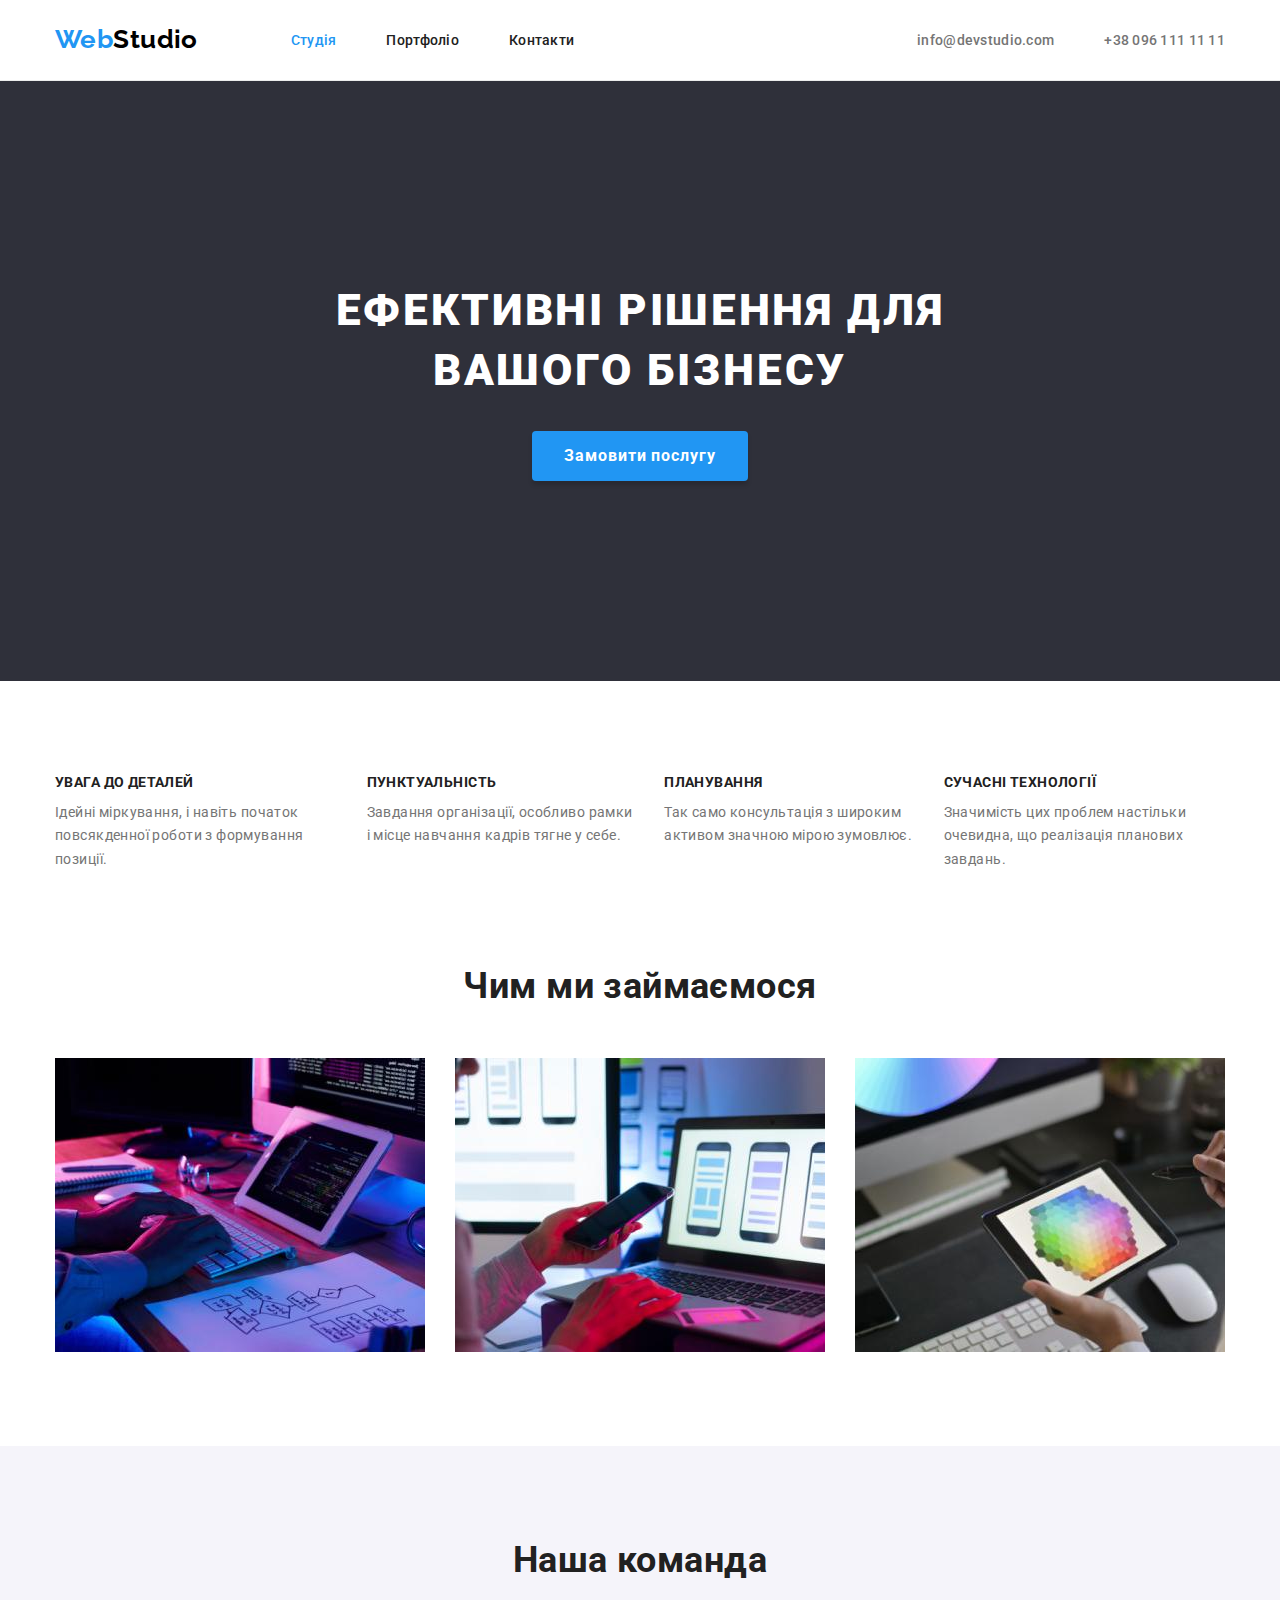
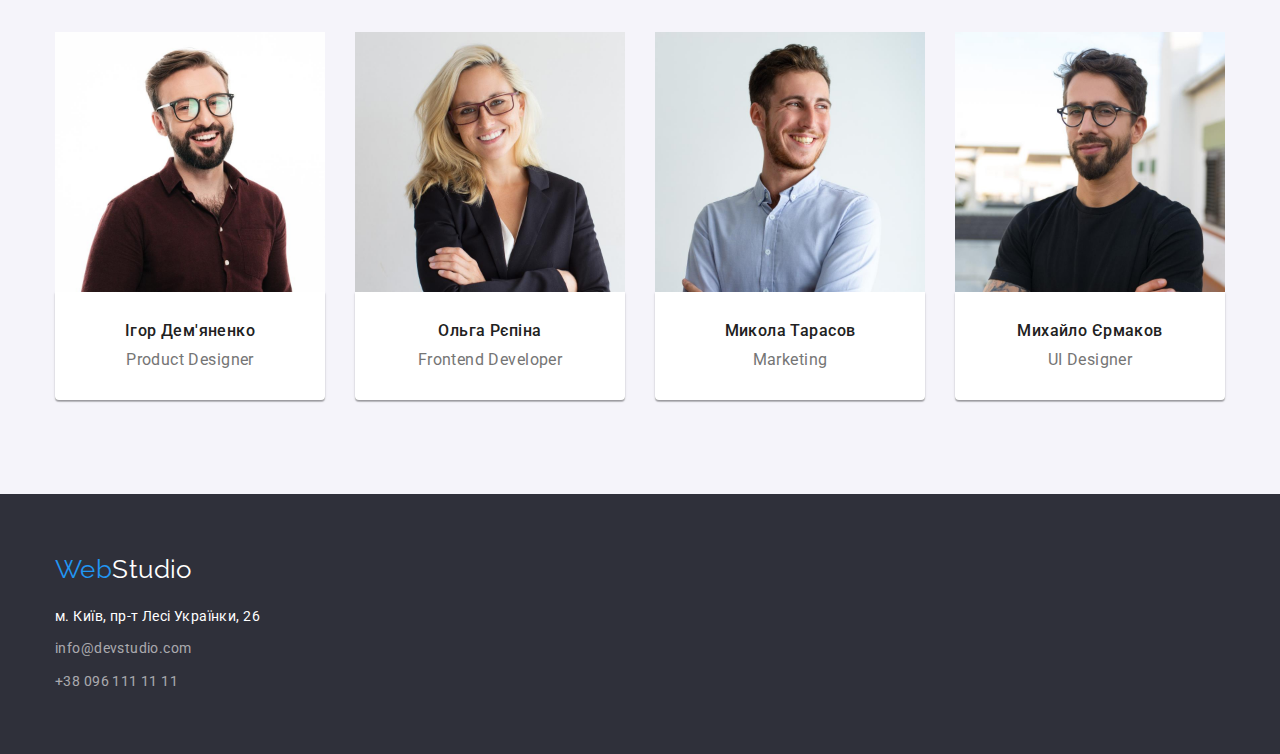
<file: index.html>
<!DOCTYPE html>
<html lang="uk">
  <head>
    <meta charset="UTF-8" />
    <meta http-equiv="X-UA-Compatible" content="IE=edge" />
    <meta name="viewport" content="width=device-width, initial-scale=1.0" />
    <title>WebStudio</title>
    <link rel="preconnect" href="https://fonts.googleapis.com" />
    <link rel="preconnect" href="https://fonts.gstatic.com" crossorigin />
    <link
      href="https://fonts.googleapis.com/css2?family=Raleway:wght@700&family=Roboto:wght@400;500;700;900&display=swap"
      rel="stylesheet"
    />
    <link
      rel="stylesheet"
      href="https://cdnjs.cloudflare.com/ajax/libs/modern-normalize/1.1.0/modern-normalize.min.css"
    />
    <link rel="stylesheet" href="./css/styles.css" />
  </head>
  <body>
    <!-- Шапка сторінки -->
    <header class="header">
      <!-- Меню навігації -->
      <div class="container main">
        <nav class="main-nav">
          <a lang="en" href="./index.html" class="logo-first list"
            >Web<span class="logo-second">Studio</span></a
          >
          <ul class="nav list">
            <li class="item">
              <a class="link list current" href="./index.html">Студія</a>
            </li>
            <li class="item">
              <a class="link list" href="./portfolio.html">Портфоліо</a>
            </li>
            <li class="item">
              <a class="link list" href="#">Контакти</a>
            </li>
          </ul>
        </nav>
        <ul class="contact list">
          <li class="item">
            <a class="link list" href="mailto:info@devstudio.com">info@devstudio.com</a>
          </li>
          <li class="item">
            <a class="link list" href="tel:+380961111111">+38 096 111 11 11</a>
          </li>
        </ul>
      </div>
    </header>
    <!-- Унікальний контент -->
    <main>
      <!-- Рішення для бізнесу -->
      <section class="hero section">
        <div class="container">
          <h1 class="title">Ефективні рішення для вашого бізнесу</h1>
          <button class="button pointer" type="button">Замовити послугу</button>
        </div>
      </section>
      <!-- Наші переваги -->
      <section class="advantages section">
        <div class="container">
          <h2 class="visually-hidden">Наші переваги</h2>
          <ul class="advantage list">
            <li class="advantage-list">
              <h3 class="advantage-title">УВАГА ДО ДЕТАЛЕЙ</h3>
              <p class="advantage-text">
                Ідейні міркування, і навіть початок повсякденної роботи з формування позиції.
              </p>
            </li>
            <li class="advantage-list">
              <h3 class="advantage-title">ПУНКТУАЛЬНІСТЬ</h3>
              <p class="advantage-text">
                Завдання організації, особливо рамки і місце навчання кадрів тягне у себе.
              </p>
            </li>
            <li class="advantage-list">
              <h3 class="advantage-title">ПЛАНУВАННЯ</h3>
              <p class="advantage-text">
                Так само консультація з широким активом значною мірою зумовлює.
              </p>
            </li>
            <li class="advantage-advantage-list">
              <h3 class="advantage-title">СУЧАСНІ ТЕХНОЛОГІЇ</h3>
              <p class="advantage-text">
                Значимість цих проблем настільки очевидна, що реалізація планових завдань.
              </p>
            </li>
          </ul>
        </div>
      </section>
      <!-- Чим ми займаємося -->
      <section class="features section">
        <div class="container">
          <h2 class="section-title">Чим ми займаємося</h2>
          <ul class="features-items list">
            <li class="image">
              <img src="./images/box1.jpg" alt="Людина програмує за комп'ютером" width="370" />
            </li>
            <li class="image">
              <img
                src="./images/box2.jpg"
                alt="Людина працює за комп'ютером та смартфоном"
                width="370"
              />
            </li>
            <li class="image">
              <img src="./images/box3.jpg" alt="Людина працює за планшетом" width="370" />
            </li>
          </ul>
        </div>
      </section>
      <!-- Наша команда -->
      <section class="team section">
        <div class="container">
          <h2 class="section-title">Наша команда</h2>
          <ul class="team-list list">
            <li class="team-card">
              <img src="./images/img.jpg" alt="Product Designer" width="270" />
              <div class="bg-team">
                <h3 class="team-name">Ігор Дем'яненко</h3>
                <p class="team-text" lang="en">Product Designer</p>
              </div>
            </li>
            <li class="team-card">
              <img src="./images/img1.jpg" alt="Frontend Developer" width="270" />
              <div class="bg-team">
                <h3 class="team-name">Ольга Рєпіна</h3>
                <p class="team-text" lang="en">Frontend Developer</p>
              </div>
            </li>
            <li class="team-card">
              <img src="./images/img2.jpg" alt="Marketing" width="270" />
              <div class="bg-team">
                <h3 class="team-name">Микола Тарасов</h3>
                <p class="team-text" lang="en">Marketing</p>
              </div>
            </li>
            <li class="team-card">
              <img src="./images/img3.jpg" alt="UI Designer" width="270" />
              <div class="bg-team">
                <h3 class="team-name">Михайло Єрмаков</h3>
                <p class="team-text" lang="en">UI Designer</p>
              </div>
            </li>
          </ul>
        </div>
      </section>
    </main>
    <!-- Підвал -->
    <footer class="footer">
      <div class="container">
        <a lang="en" href="./index.html" class="logo-footer list"
          >Web<span class="logo-footer-second">Studio</span></a
        >
        <address>
          <ul class="address list">
            <li class="address-item">
              <a
                class="address-link list"
                href="https://goo.gl/maps/CPtrU1FHBa2aNyZL9"
                target="_blank"
                rel="noopener noreferrer nofollow"
                >м. Київ, пр-т Лесі Українки, 26 <br />
              </a>
            </li>
            <li class="address-item">
              <a class="link list" href="mailto:info@devstudio.com">info@devstudio.com</a> <br />
            </li>
            <li class="address-item">
              <a class="link list" href="tel:+380961111111">+38 096 111 11 11</a>
            </li>
          </ul>
        </address>
      </div>
    </footer>
  </body>
</html>
</file>
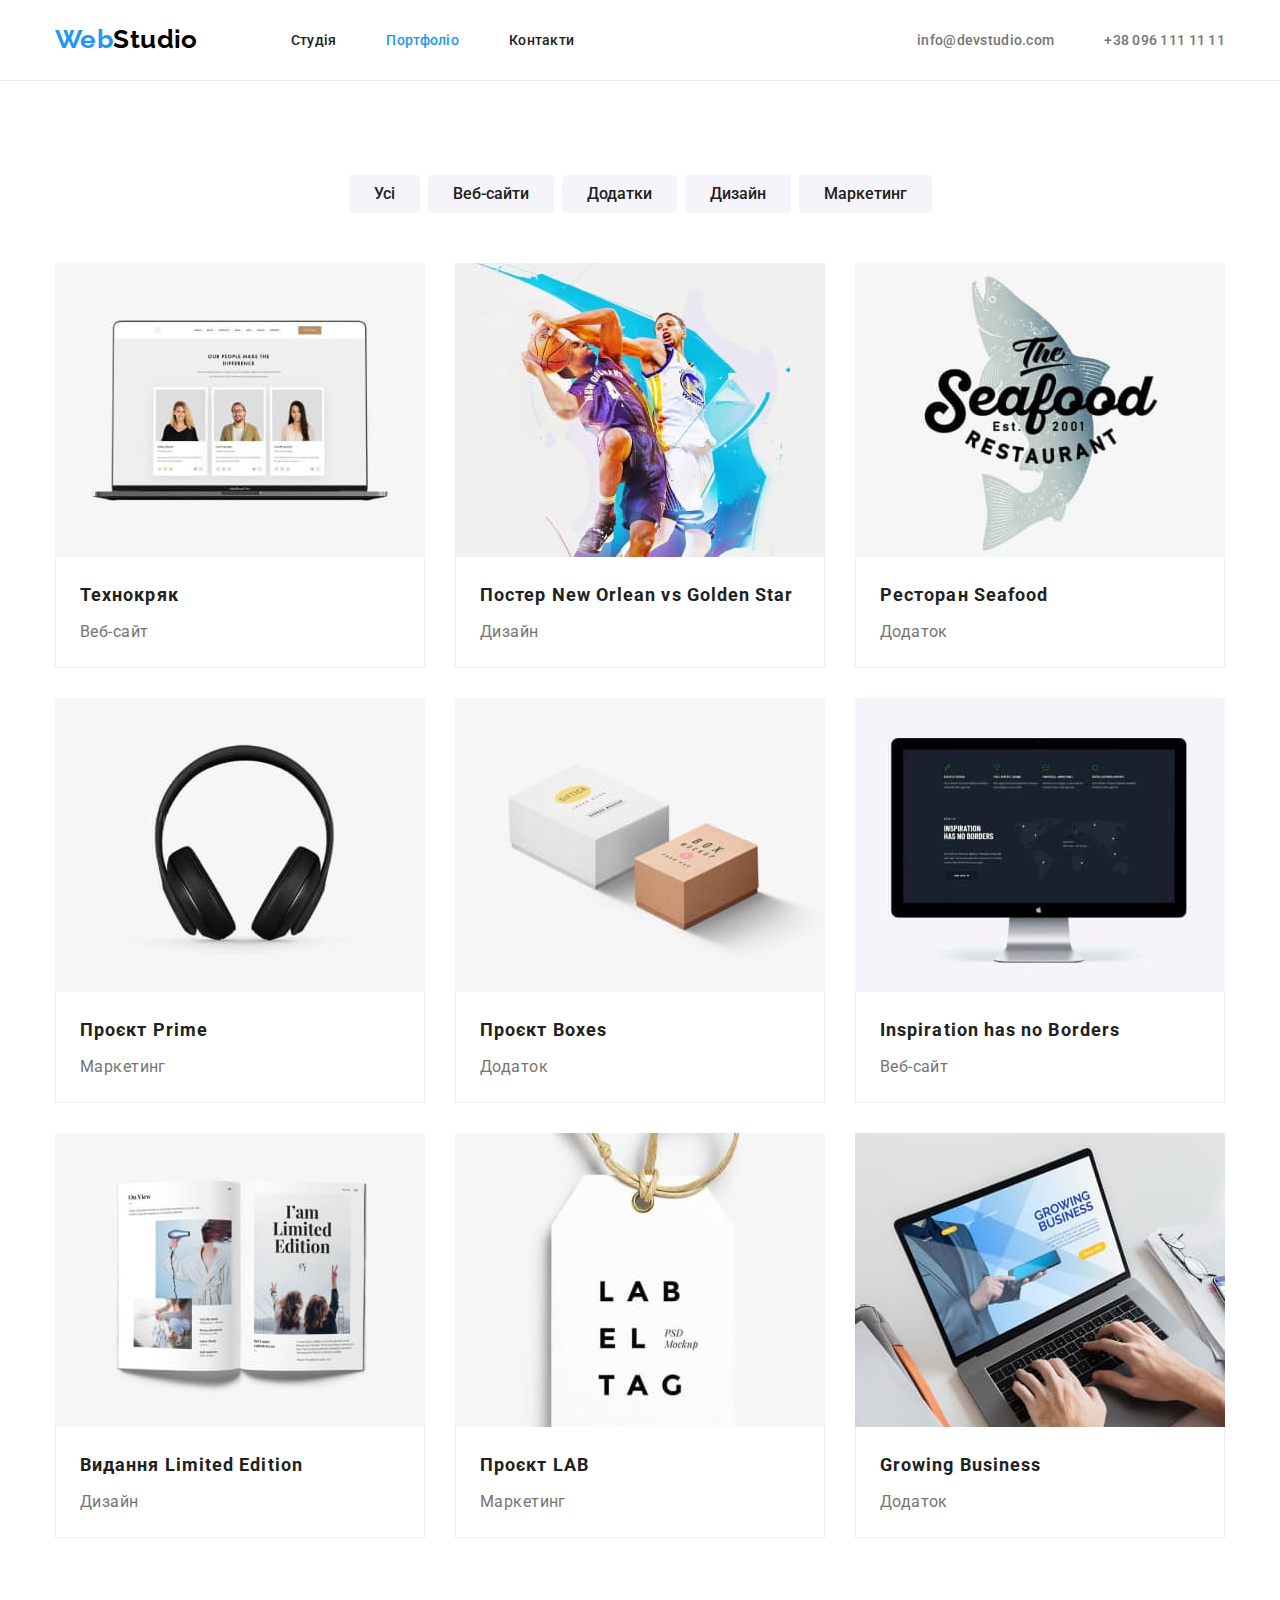
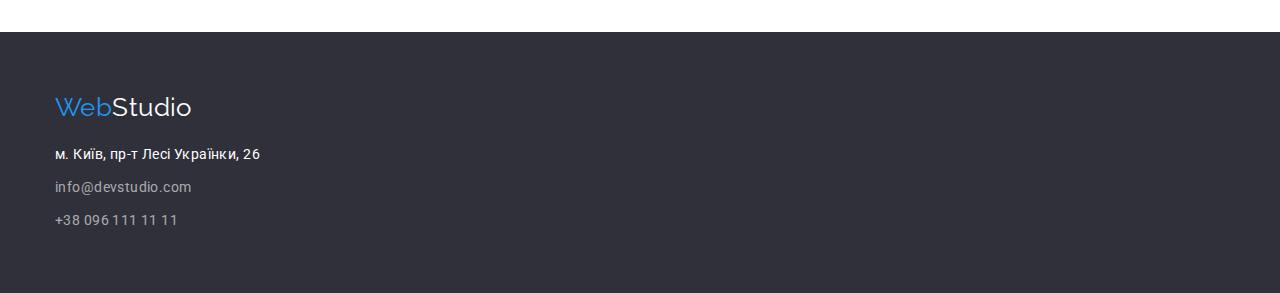
<file: portfolio.html>
<!DOCTYPE html>
<html lang="uk">
  <head>
    <meta charset="UTF-8" />
    <meta http-equiv="X-UA-Compatible" content="IE=edge" />
    <meta name="viewport" content="width=device-width, initial-scale=1.0" />
    <title>WebStudio</title>
    <link rel="preconnect" href="https://fonts.googleapis.com" />
    <link rel="preconnect" href="https://fonts.gstatic.com" crossorigin />
    <link
      href="https://fonts.googleapis.com/css2?family=Raleway:wght@700&family=Roboto:wght@400;500;700;900&display=swap"
      rel="stylesheet"
    />
    <link
      rel="stylesheet"
      href="https://cdnjs.cloudflare.com/ajax/libs/modern-normalize/1.1.0/modern-normalize.min.css"
    />
    <link rel="stylesheet" href="./css/styles.css" />
  </head>
  <body>
    <!-- Шапка сторінки -->
    <header class="header">
      <!-- Меню навігації -->
      <div class="container main">
        <nav class="main-nav">
          <a lang="en" href="./index.html" class="logo-first list"
            >Web<span class="logo-second">Studio</span></a
          >
          <ul class="nav list">
            <li class="item">
              <a class="link list" href="./index.html">Студія</a>
            </li>
            <li class="item">
              <a class="link list current" href="./portfolio.html">Портфоліо</a>
            </li>
            <li class="item">
              <a class="link list" href="#">Контакти</a>
            </li>
          </ul>
        </nav>
        <ul class="contact list">
          <li class="item">
            <a class="link list" href="mailto:info@devstudio.com">info@devstudio.com</a>
          </li>
          <li class="item">
            <a class="link list" href="tel:+380961111111">+38 096 111 11 11</a>
          </li>
        </ul>
      </div>
    </header>
    <!-- Унікальний контент -->
    <main>
      <section class="project section">
        <div class="container">
          <h1 class="visually-hidden">Project</h1>
          <ul class="project-items list">
            <li class="project-item"><button class="project-button" type="button">Усі</button></li>
            <li class="project-item">
              <button class="project-button" type="button">Веб-сайти</button>
            </li>
            <li class="project-item">
              <button class="project-button" type="button">Додатки</button>
            </li>
            <li class="project-item">
              <button class="project-button" type="button">Дизайн</button>
            </li>
            <li class="project-item">
              <button class="project-button" type="button">Маркетинг</button>
            </li>
          </ul>
          <ul class="project-list list">
            <li class="project-card">
              <img src="./images/tehno.jpg" alt="Ноутбук з картками людей" width="370" />
              <div class="aside">
                <h2 class="project-name">Технокряк</h2>
                <p class="project-text">Веб-сайт</p>
              </div>
            </li>
            <li class="project-card">
              <img src="./images/poster.jpg" alt="Постер New Orlean vs Golden Star" width="370" />
              <div class="aside">
                <h2 class="project-name">Постер New Orlean vs Golden Star</h2>
                <p class="project-text">Дизайн</p>
              </div>
            </li>
            <li class="project-card">
              <img src="./images/restoran.jpg" alt="Емблема ресторану Seafood" width="370" />
              <div class="aside">
                <h2 class="project-name">Ресторан Seafood</h2>
                <p class="project-text">Додаток</p>
              </div>
            </li>
            <li class="project-card">
              <img src="./images/prime.jpg" alt="Наушники" width="370" />
              <div class="aside">
                <h2 class="project-name">Проєкт Prime</h2>
                <p class="project-text">Маркетинг</p>
              </div>
            </li>
            <li class="project-card">
              <img src="./images/boxes.jpg" alt="Подарункові коробки " width="370" />
              <div class="aside">
                <h2 class="project-name">Проєкт Boxes</h2>
                <p class="project-text">Додаток</p>
              </div>
            </li>
            <li class="project-card">
              <img src="./images/borders.jpg" alt="Монітор" width="370" />
              <div class="aside">
                <h2 class="project-name">Inspiration has no Borders</h2>
                <p class="project-text">Веб-сайт</p>
              </div>
            </li>
            <li class="project-card">
              <img src="./images/lm.jpg" alt="Журнал" width="370" />
              <div class="aside">
                <h2 class="project-name">Видання Limited Edition</h2>
                <p class="project-text">Дизайн</p>
              </div>
            </li>
            <li class="project-card">
              <img src="./images/lab.jpg" alt="Бірка проекту LAB" width="370" />
              <div class="aside">
                <h2 class="project-name">Проєкт LAB</h2>
                <p class="project-text">Маркетинг</p>
              </div>
            </li>
            <li class="project-card">
              <img
                src="./images/growing.jpg"
                alt="Людина читає за ноутбуком про Growing"
                width="370"
              />
              <div class="aside">
                <h2 class="project-name">Growing Business</h2>
                <p class="project-text">Додаток</p>
              </div>
            </li>
          </ul>
        </div>
      </section>
    </main>

    <!-- Підвал -->
    <footer class="footer">
      <div class="container">
        <a lang="en" href="./index.html" class="logo-footer list"
          >Web<span class="logo-footer-second">Studio</span></a
        >
        <address>
          <ul class="address list">
            <li class="address-item">
              <a
                class="address-link list"
                href="https://goo.gl/maps/CPtrU1FHBa2aNyZL9"
                target="_blank"
                rel="noopener noreferrer nofollow"
                >м. Київ, пр-т Лесі Українки, 26 <br />
              </a>
            </li>
            <li class="address-item">
              <a class="link list" href="mailto:info@devstudio.com">info@devstudio.com</a> <br />
            </li>
            <li class="address-item">
              <a class="link list" href="tel:+380961111111">+38 096 111 11 11</a>
            </li>
          </ul>
        </address>
      </div>
    </footer>
  </body>
</html>
</file>
<file: css/styles.css>
:root {
--primary-text-color: #212121;
--title-text-color: #757575;
--contact-footer-color: rgba(255, 255, 255, 0.6);
--bg-color: #FFFFFF;
--bg-team-color: #F5F4FA;
--bg-footer-color: #2F303A;
--link-hover-color: #2196F3;
--logo-color: #000000;
}

body {
color: var(--primary-text-color);
background-color: var(--bg-color);
font-family: 'Roboto', sans-serif;
letter-spacing: 0.03em;
font-size: 14px;
}

img {
display: block;
}

/* Утиліта */

.list {
    padding: 0;
    margin: 0;
    list-style: none;
    text-decoration: none;
}


.container {
padding-left: 15px;
padding-right: 15px;   
margin-left: auto;  
margin-right: auto;
width: 1200px;
/* outline: 2px solid tomato; */
}

.section {
padding-top: 94px;
padding-bottom: 94px;
}
/* Меню навігації */

.header {
 border-bottom: 1px solid #ececec;   
}

.logo-first {
padding: 24px 0 25px;

color: var(--link-hover-color);
font-family: 'Raleway', sans-serif;
font-weight: 700;
font-size: 26px;
line-height: 1.19;
    
}

.logo-second {
color: var(--logo-color);
}

.nav {
display: flex;
margin-left: 93px;
}

.main {
display: flex;


}

.main-nav {
display: flex;
align-items: center;
}

.item:not(:last-child) {
    margin-right: 50px;
}

.nav .link:hover,
.nav .link:focus {
color: var(--link-hover-color);
}

.item .link.current {
color: var(--link-hover-color);
}

.item .link {
display: block;
padding: 32px 0;

color: var(--primary-text-color);
font-weight: 500;
letter-spacing: 0.02em;
line-height: calc(16/14);
}


/* .contact  */

.contact {
    display: flex;
    align-items: center;
    margin-left: auto;
}


.contact .link {

color: var(--title-text-color); 
font-weight: 500;
letter-spacing: 0.02em;
line-height: calc(16/14);
}

.contact .link:hover,
.contact .link:focus {
color: var(--link-hover-color);   
}

/* Рішення для бізнесу */

.hero {
text-align: center;
margin-left: auto;
margin-right: auto;
padding: 200px 0;

background-color: var(--bg-footer-color);
}

.hero .title {
width: 696px;
margin: 0 auto 30px;

color: var(--bg-color);
font-weight: 900;
font-size: 44px;
line-height: 1.36;
text-align: center;
letter-spacing: 0.06em;
text-transform: uppercase;
}


.button {
cursor: pointer;
border: none;
padding: 10px 32px;
min-width: 216px;
margin: 0;

color: var(--bg-color);
background-color: var(--link-hover-color);
font-weight: 700;
font-size: 16px;
line-height: 1.87;
letter-spacing: 0.06em;
border-radius: 4px;
box-shadow: 0px 4px 4px rgba(0, 0, 0, 0.15);
font-family: inherit
}

.button:hover,
.button:focus {
color: var(--bg-color);
background-color: #188CE8;
}


/* Наші переваги */

.visually-hidden {
    position: absolute;
    white-space: nowrap;
    width: 1px;
    height: 1px;
    overflow: hidden;
    border: 0;
    padding: 0;
    clip: rect(0 0 0 0);
    clip-path: inset(50%);
    margin: -1px;
}

.advantages {
    padding-bottom: 0;
}

.advantage {
   display: flex;
}


.advantage-list:not(:last-child), 
.team-card:not(:last-child), 
.image:not(:last-child) {
margin-right: 30px;
}
.advantage-title {
margin-bottom: 10px;
margin-top: 0;

font-size: 14px;
line-height: 1.14;
text-transform: uppercase;
}

.advantage-text {
margin: 0;

color: var(--title-text-color);
line-height: 1.71;
}


/* Чим ми займаємося */

.features-items {
display: flex;
justify-content: space-between;
}

.image {
width: 370px;
}


/* Наша команда */


.team {
    background-color: var(--bg-team-color);
    text-align: center;

    margin-right: auto;
    margin-left: auto;
}

.section-title {
    margin-top: 0;
    margin-bottom: 50px;
    margin-left: auto;
    margin-right: auto;

    font-size: 36px;
    line-height: 1.16;
    text-align: center;
}

.team-list {
display: flex;
}

.team-name {
margin: 0;
padding-top: 30px;

font-weight: 500;
font-size: 16px;
line-height: 1.18;
}

.team-text {
padding-bottom: 30px;
margin-top: 10px;
margin-bottom: 0;

font-size: 16px;
line-height: 1.18;
color: var(--title-text-color);
}

.team-card {
width: 270px;

background-color: var(--bg-color);
}

.bg-team {
box-shadow: 0px 1px 3px rgba(0, 0, 0, 0.12), 0px 1px 1px rgba(0, 0, 0, 0.14), 0px 2px 1px rgba(0, 0, 0, 0.2);
border-radius: 0px 0px 4px 4px;
}

/* footer */


.footer {
background-color: var(--bg-footer-color);
margin-left: auto;
margin-right: auto;
padding: 60px 0;
}

.logo-footer {
display: block;
margin-bottom: 20px;

color: var(--link-hover-color);
font-family: 'Raleway', sans-serif;
font-size: 26px;
line-height: 1.19;
}

.logo-footer-second {
color: var(--bg-color);

}

.address-link {

color: var(--bg-color);  
font-style: normal;
line-height: 1.71;      
}
.address-item .link:hover,
.address-item .link:focus {
color: var(--link-hover-color);
}

.address-item:not(:last-child) {
margin-bottom: 9px;
}

.address-item .link {

color: var(--contact-footer-color);
font-style: normal;
line-height: 1.71;
}



/* Filter */
.project-items {
    display: flex;
    justify-content: center;
    margin-bottom: 50px;
}

.project-item:not(:last-child) {
margin-right: 8px;
}

.project-button {
padding: 6px 25px;  

border: none;
cursor: pointer;
color: var(--primary-text-color);
background-color: var(--bg-team-color);
border-radius: 4px;
font-weight: 500;
font-size: 16px;
line-height: calc(26/16);
font-family: inherit;
text-align: center; 
}

.project-button:hover,
.project-button:focus,
.project-button.urrent {
color: var(--bg-color);
background-color: var(--link-hover-color);
box-shadow: 0px 3px 1px rgba(0, 0, 0, 0.1), 0px 1px 2px rgba(0, 0, 0, 0.08), 0px 2px 2px rgba(0, 0, 0, 0.12);
}


/* Flter-card */
 

.project-list {
display: flex;
flex-wrap: wrap;

}



.project-card {
    width: calc((100% - 60px) / 3);
    /* width: 370px; */
   
}
.project-card:not(:nth-last-child(-n + 3)) {
    margin-bottom: 30px;
}

.project-card:not(:nth-child(3n)) {
    margin-right: 30px;
}

.aside {
border: 1px solid #EEEEEE;
border-top: none;
padding: 20px 24px;
}

.project-name {
margin-top: 0;
margin-bottom: 4px;

font-size: 18px;
line-height: calc(36 / 18);
letter-spacing: 0.06em;
}

.project-text {
margin: 0;

color: var(--title-text-color);
font-size: 16px;
line-height: calc(30/16);
}
</file>
